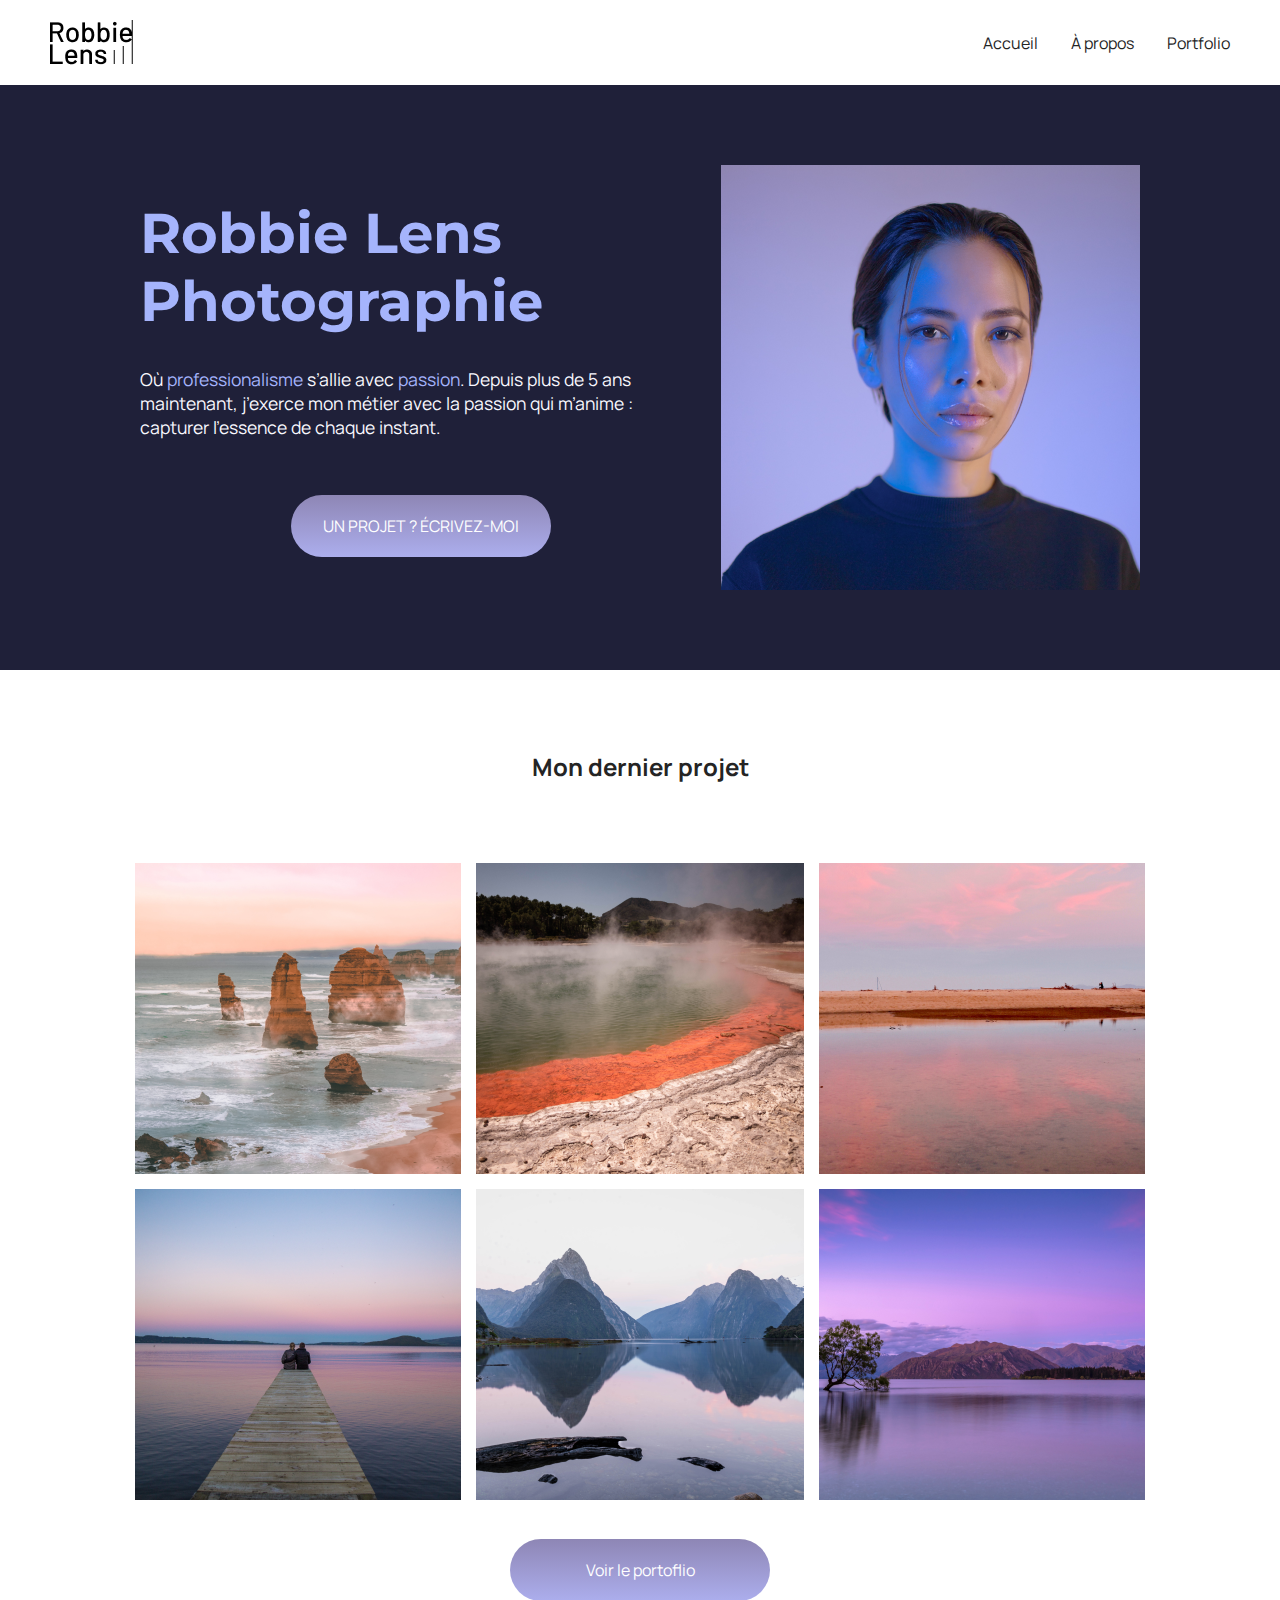
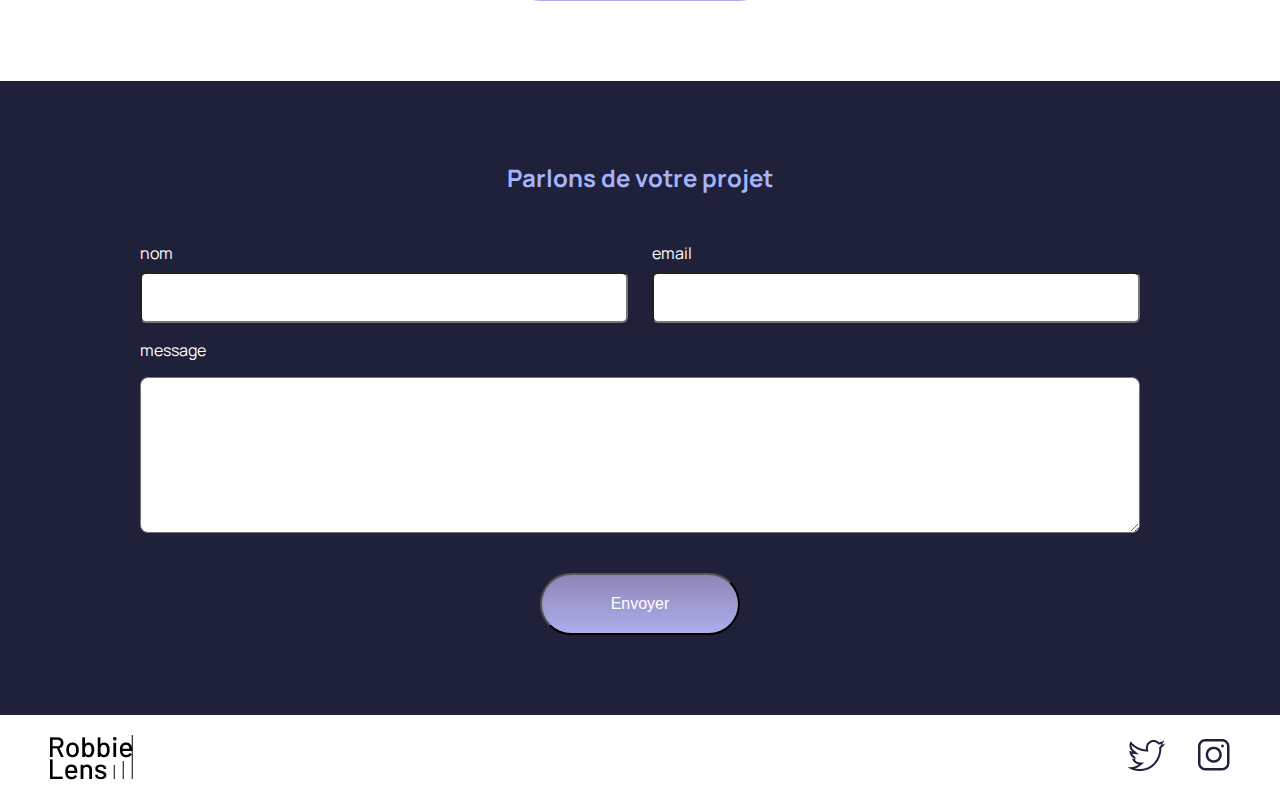
<file: index.html>
<!DOCTYPE html>
<html lang="fr">

<head>
    <meta charset="utf-8" >
    <title>Accueil - Robbie Lens Photographie</title>
    <link href="style.css" rel="stylesheet" >
    <link rel="preconnect" href="https://fonts.googleapis.com">
    <link rel="preconnect" href="https://fonts.gstatic.com" crossorigin>
    <link href="https://fonts.googleapis.com/css2?family=Manrope&family=Montserrat&display=swap" rel="stylesheet">
</head>

<body>
    <header>
        <nav>
            <img src="images robbie/logo.png" alt="Logo Robbie Lens" >
            <div>
                <a href="index.html">Accueil</a>
                <a href="a-propos.html">À propos</a>
                <a href="portoflio.html">Portfolio</a>
            </div>
        </nav>
    </header>
    <main>
        <section class="accueil-introduction">
            <div class="begin">
                <h1>Robbie Lens Photographie</h1>
                <p>
                    Où <em>professionalisme</em> s’allie avec <em>passion</em>. Depuis
                    plus de 5 ans maintenant, j’exerce mon métier avec la passion
                    qui m’anime : capturer l’essence de chaque instant.
                </p>
                <a href="portoflio.html" class="cta">UN PROJET ? ÉCRIVEZ-MOI</a>
            </div>
            <img src="images robbie/robbie-lens.png" alt="Portrait avec effet de la photographe Robbie Lens" >
        </section>
        <section class="accueil-photos">
            <h2>Mon dernier projet</h2>
            <div>
                <img src="images robbie/acceuil/element-1.png" alt="Twelve apostles - Australie" class="image" >
                <img src="images robbie/acceuil/element-2.png" alt="Wai-O-Tapu - Nouvelle-Zélande" class="image">
                <img src="images robbie/acceuil/element-3.png" alt="Parc National d’Abel Tasman - Nouvelle-Zélande"class="image" >
            </div>
            <div>
                <img src="images robbie/acceuil/element-4.png" alt="Lac Rotorua - Nouvelle-Zélande" class="image">
                <img src="images robbie/acceuil/element-5.png" alt="Milford Sound - Nouvelle-Zélande"class="image" >
                <img src="images robbie/acceuil/element-6.png" alt="Lac Wanaka - Nouvelle-Zélande"class="image" >
            </div>
            <a href="portoflio.html" class="cta">Voir le portoflio</a>
        </section>
        <section class="up-footer">
            <h2>Parlons de votre projet</h2>
          <form method="get" action="">
            <div class="nom-email">
                <div class="form1" >
                    <label for="nom">nom </label>
                    <input type="text" name="nom" id="nom">
                </div>
                <div class="form2">
                     <label for="email">email</label>
                      <input type="email" name="email" id="email">
                </div>
            </div>
             <label for="email">message</label>
             <textarea name="Message" id="Message" rows="10" cols="50"></textarea>
             <input type="submit" class="cta" value="Envoyer">
          </form>
          
        </section>
    </main>
    <footer>
        <img src="images robbie/logo.png" alt="Logo Robbie Lens" >
        <div>
            <a target="_blank" href="https://twitter.com/" class="lien-icone">
                <img src="images robbie/twitter.png" alt="Logo Twitter" >
            </a>
            <a target="_blank" href="https://www.instagram.com/" class="lien-icone">
                <img src="images robbie/instagram.png" alt="Logo Instagram" >
            </a>
        </div>
    </footer>
</body>

</html>
</file>
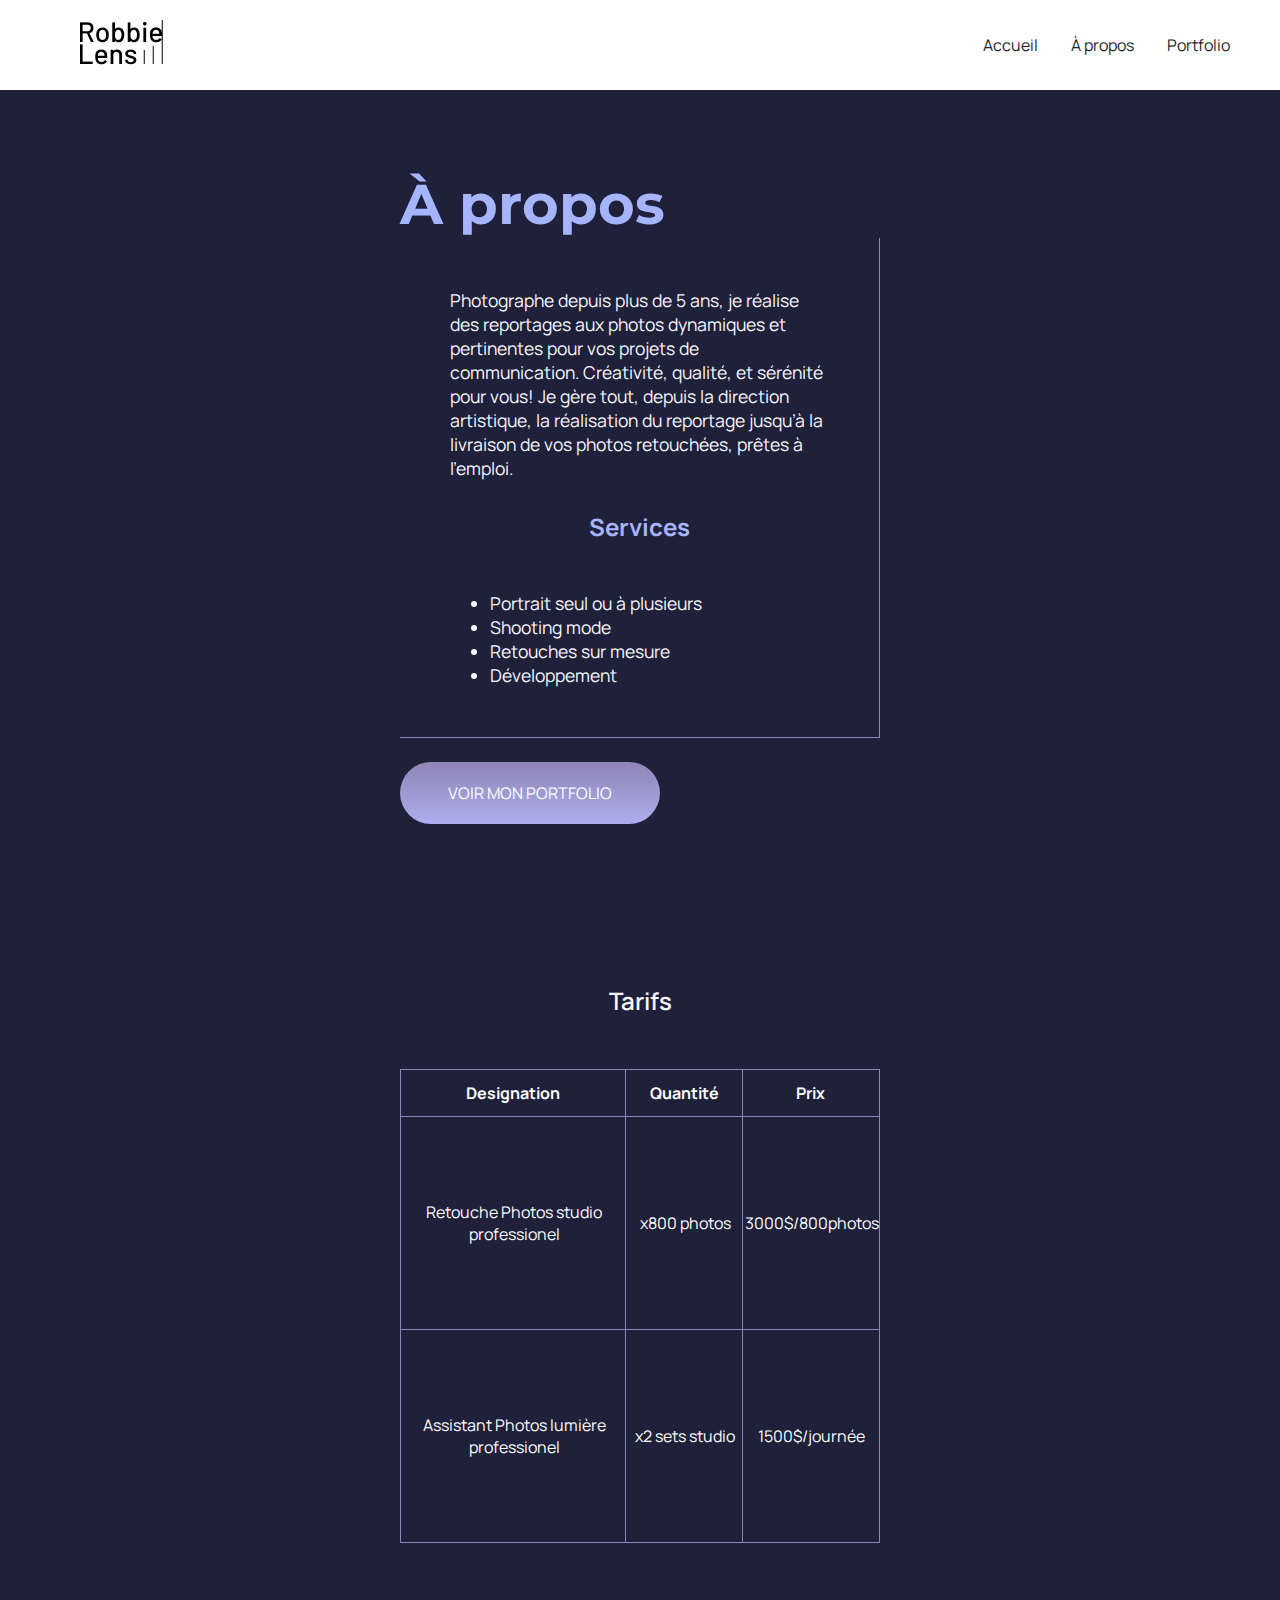
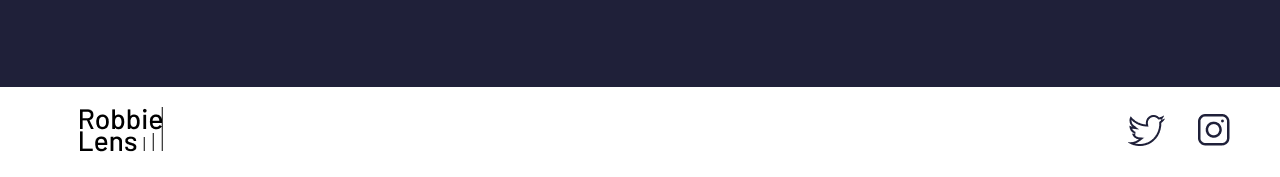
<file: a-propos.html>
<!DOCTYPE html>
<html lang="fr">

<head>
    <meta charset="utf-8" >
    <title>À propos - Robbie Lens Photographie</title>
    <link href="style.css" rel="stylesheet" >
    <link rel="preconnect" href="https://fonts.googleapis.com">
    <link rel="preconnect" href="https://fonts.gstatic.com" crossorigin>
    <link href="https://fonts.googleapis.com/css2?family=Manrope&family=Montserrat&display=swap" rel="stylesheet">
</head>

<body>
    <header>
        <nav>
            <a href="index.html" class="lien-icone">
                <img src="images robbie/logo.png" alt="Logo Robbie Lens" >
            </a>
            <div>
                <a href="index.html">Accueil</a>
                <a href="a-propos.html">À propos</a>
                <a href="portfolio.html">Portfolio</a>
            </div>
        </nav>
    </header>
    <main class="a-propos-main">
        <section class="a-propos">
            <h1>À propos</h1>
            <div class="carre-contenu">
                <p>
                    Photographe depuis plus de 5 ans, je réalise des reportages aux photos dynamiques et pertinentes
                    pour
                    vos
                    projets de communication. Créativité, qualité, et sérénité pour vous! Je gère tout, depuis la
                    direction
                    artistique, la réalisation du reportage jusqu’à la livraison de vos photos retouchées, prêtes à
                    l’emploi.
                </p>
                <h2>Services</h2>
                <ul>
                    <li>Portrait seul ou à plusieurs</li>
                    <li>Shooting mode</li>
                    <li>Retouches sur mesure</li>
                    <li>Développement</li>
                </ul>
            </div>
           
            <a href="portoflio.html" class="cta">VOIR MON PORTFOLIO</a>

        </section>
        <section class="Tarifss">
              <p class="table-title"> Tarifs</p>
           <table>
             <tr>
             <th>Designation</th>
             <th>Quantité</th>
             <th>Prix</th>
            </tr>
            <tr>
             <td>Retouche Photos studio professionel</td>
             <td>x800 photos</td>
             <td>3000$/800photos</td>
            </tr>
             <tr>
             <td>Assistant Photos lumière professionel</td>
             <td>x2 sets studio</td>
             <td>1500$/journée</td>
            </tr>
         </table>
        </section>
    </main>
    <footer>
        <a href="index.html" class="lien-icone">
            <img src="images robbie/logo.png" alt="Logo Robbie Lens" >
        </a>
        <div>
            <a target="_blank" href="https://twitter.com/" class="lien-icone">
                <img src="images robbie/twitter.png" alt="Logo Twitter" >
            </a>
            <a target="_blank" href="https://www.instagram.com/" class="lien-icone">
                <img src="images robbie/instagram.png" alt="Logo Instagram" >
            </a>
        </div>
    </footer>
</body>

</html>
</file>
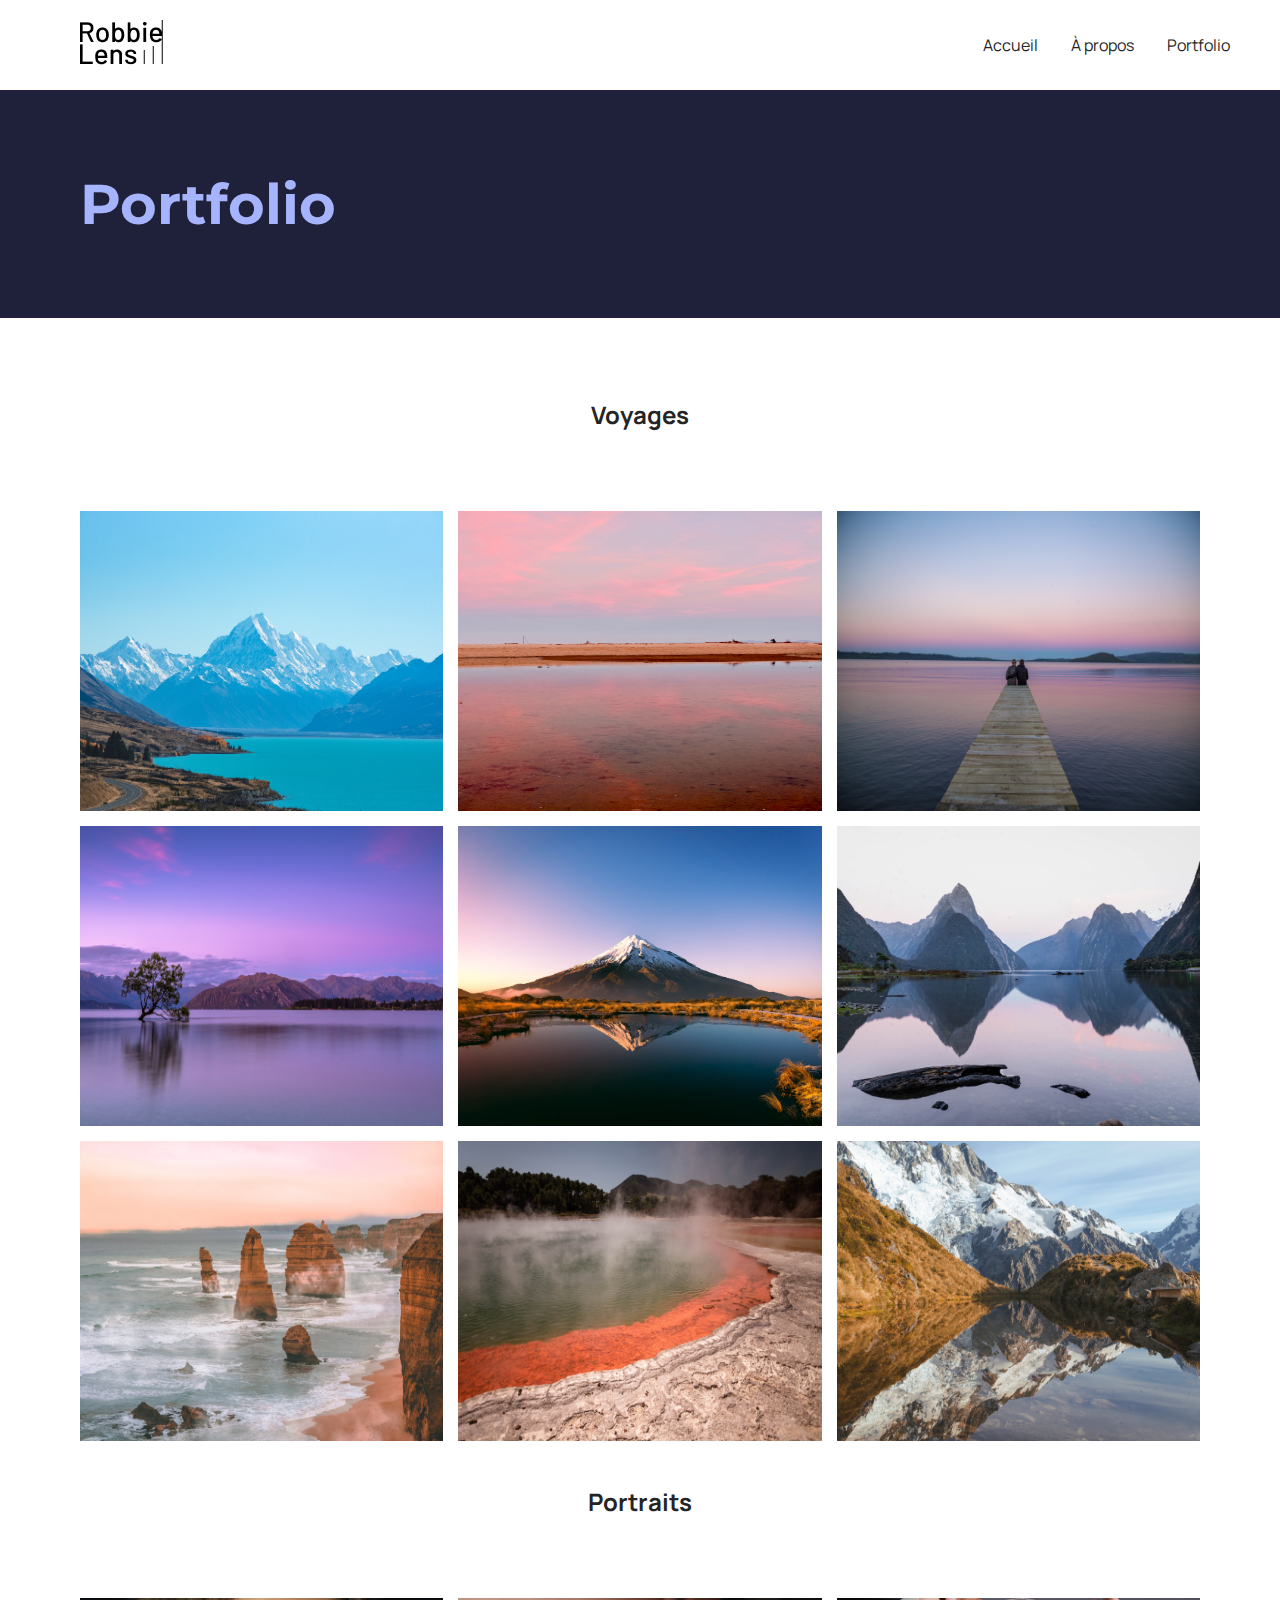
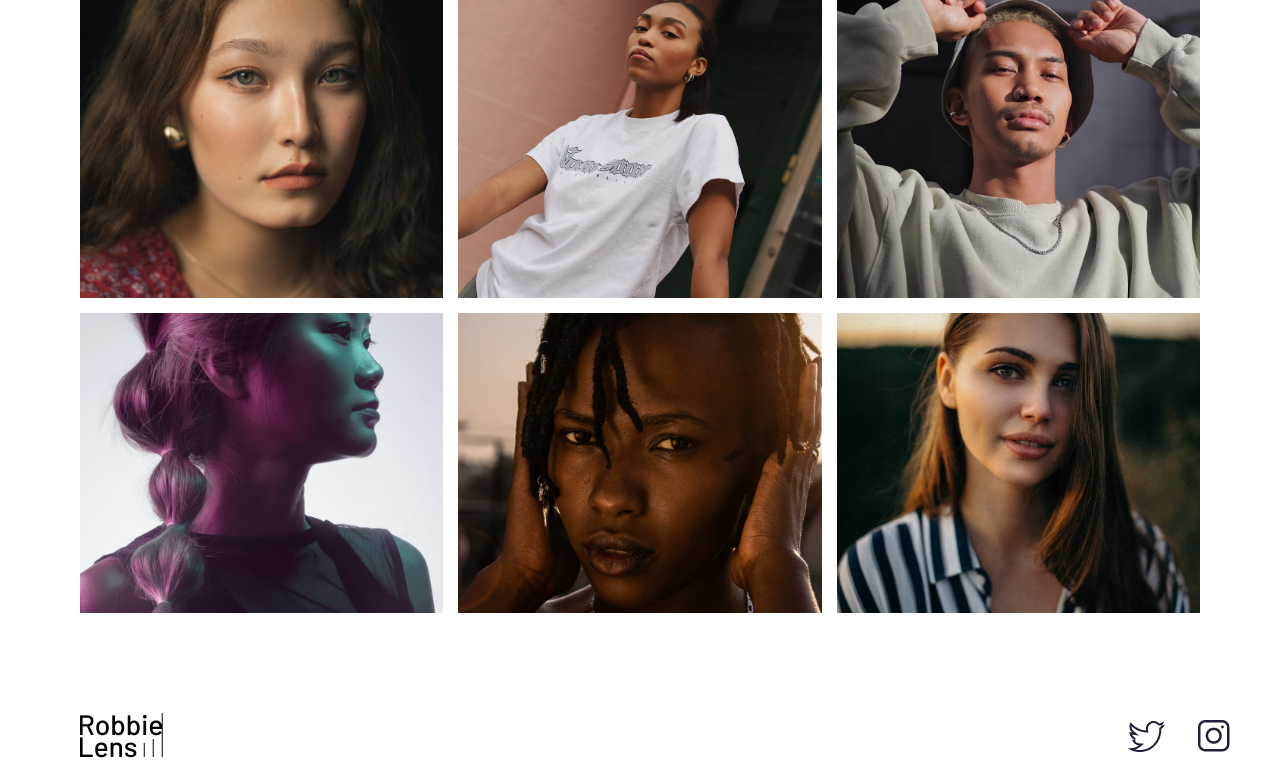
<file: portoflio.html>
<!DOCTYPE html>
<html lang="fr">
  <head>
    <meta charset="utf-8" />
    <title>Portfolio - Robbie Lens Photographie</title>
    <link href="style.css" rel="stylesheet" />
    <link rel="preconnect" href="https://fonts.googleapis.com" />
    <link rel="preconnect" href="https://fonts.gstatic.com" crossorigin />
    <link
      href="https://fonts.googleapis.com/css2?family=Manrope&family=Montserrat&display=swap"
      rel="stylesheet"
    />
  </head>

  <body>
    <header>
      <nav>
        <a href="index.html" class="lien-icone">
          <img src="images robbie/logo.png" alt="Logo Robbie Lens" />
        </a>
        <div>
          <a href="index.html">Accueil</a>
          <a href="a-propos.html">À propos</a>
          <a href="portoflio.html">Portfolio</a>
        </div>
      </nav>
    </header>
    <main>
      <section>
        <h1>Portfolio</h1>
      </section>
      <section class="portfolio-section-photos">
        <h2>Voyages</h2>
        <div class="paysage">
          <div class="image-container">
            <img src="images robbie/portoflio/paysage1.jpg" class="image-paysage"/>
            <div class="overlay">voir plus</div>
          </div>
          <div class="image-container">
            <img
              src="images robbie/portoflio/paysage2.jpg"
              class="image-paysage"
            />
            <div class="overlay">voir plus</div>
          </div>
          <div class="image-container">
            <img
              src="images robbie/portoflio/paysage3.jpg"
              class="image-paysage"
            />
            <div class="overlay">voir plus</div>
          </div>
          <div class="image-container">
            <img
              src="images robbie/portoflio/paysage4.jpg"
              class="image-paysage"
            />
            <div class="overlay">voir plus</div>
          </div>
          <div class="image-container">
            <img
              src="images robbie/portoflio/paysage5.jpg"
              class="image-paysage"
            />
            <div class="overlay">voir plus</div>
          </div>
          <div class="image-container">
            <img
              src="images robbie/portoflio/paysage6.jpg"
              class="image-paysage"
            />
            <div class="overlay">voir plus</div>
          </div>
          <div class="image-container">
            <img
              src="images robbie/portoflio/paysage7.jpg"
              class="image-paysage"
            />
            <div class="overlay">voir plus</div>
          </div>
          <div class="image-container">
            <img
              src="images robbie/portoflio/paysage8.jpg"
              class="image-paysage"
            />
            <div class="overlay">voir plus</div>
          </div>
          <div class="image-container">
            <img
              src="images robbie/portoflio/paysage9.jpg"
              class="image-paysage"
            />
            <div class="overlay">voir plus</div>
          </div>
          

          
        </div>

        <h2>Portraits</h2>
        <div class="portrait">
            <div class="image-container">
            <img src="images robbie/portoflio/portrait1.jpg" class="image-portrait"/>
           <div class="overlay">voir plus</div>
            </div>
          <div class="image-container">
               <img src="images robbie/portoflio/portrait2.jpg" class="image-portrait">
               <div class="overlay">voir plus</div>
          </div>
           <div class="image-container">
               <img src="images robbie/portoflio/portrait3.jpg" class="image-portrait"/>
                <div class="overlay">voir plus</div>
           </div>
          <div class="image-container">
              <img src="images robbie/portoflio/portrait4.jpg" class="image-portrait"/>
              <div class="overlay">voir plus</div>
          </div>
          <div class="image-container">
               <img src="images robbie/portoflio/portrait5.jpg" class="image-portrait"/>
               <div class="overlay">voir plus</div>
          </div>
           <div class="image-container">
               <img src="images robbie/portoflio/portrait6.jpg" class="image-portrait"/>
               <div class="overlay">voir plus</div>
           </div>
        </div>
      </section>
    </main>
    <footer>
      <a href="index.html" class="lien-icone">
        <img src="images robbie/logo.png" alt="Logo Robbie Lens" />
      </a>
      <div>
        <a target="_blank" href="https://twitter.com/" class="lien-icone">
          <img src="images robbie/twitter.png" alt="Logo Twitter" />
        </a>
        <a target="_blank" href="https://www.instagram.com/" class="lien-icone">
          <img src="images robbie/instagram.png" alt="Logo Instagram" />
        </a>
      </div>
    </footer>
  </body>
</html>
</file>
<file: style.css>
* {
    margin: 0;
  }
  
  body {
    font-family: 'Manrope', sans-serif;
    font-size: 1em;
    background-color: #1f2039;
  }
  
  a {
    color: #242424;
    text-decoration: none;
  }
  
  em {
    color: #a5b4fc;
    font-style: normal;
  }
  
  h1 {
    font-size: 3.5em;
    color: #a5b4fc;
    font-family: 'Montserrat', sans-serif;
  }
  
  h2 {
    color: #f9f8ff;
  }
  
  p,
  li {
    font-size: 1.1em;
    color: #f9f8ff;
  }
  
  header,
  footer {
    background-color: white;
    padding: 20px 50px;
  }
  
  .cta {
    background: linear-gradient(#8e86b5, #acaeed);
    color: white;
    border-radius: 50px;
    padding: 20px 30px;
    width: 200px;
    display: inline-block;
    margin-top: 24px;
    text-align: center;
    align-self: center;
    font-size: 16px;
  }
  
  
  a:hover {
    text-decoration: underline;
  }
  
  .cta:hover {
    background: linear-gradient(#696484, #8788ba);
    text-decoration:none;
  }
  
  .lien-icone {
    margin-left: 30px;
  }
  
  .lien-icone:hover {
    opacity: 0.5;
  }
  
  .carre-contenu {
    border-right: 1px solid #8e86b5;
    border-bottom: 1px solid #8e86b5;
    padding: 50px;
  }
  
  .carre-contenu h2 {
    margin-top: 30px;
  }
  
  .carre-contenu ul {
    margin-top: 30px;
  }
  
  section {
    padding: 80px;
  }
  
  .a-propos-main {
    width: 50%;
    margin: auto;
  }
  
  footer,
  nav {
    display: flex;
    flex-direction: row;
    align-items: center;
    justify-content: space-between;
  }
  
  nav a {
    margin-left: 30px;
  }
  
  .accueil-photos {
    background-color: white;
    padding: 80px;
    display: flex;
    align-items: center;
    flex-direction: column;
    margin: auto;
  }
  .accueil-introduction{
         max-width: 1000px;
         display: flex;
         gap: 20px;
  }
     .accueil-photos h2 {
    color: #242424;
    text-align: center;
    margin-bottom: 80px;
  }
  
  .accueil-photos div {
    display: flex;
   flex-wrap: wrap;
    gap: 15px;
    justify-content: center;
    margin-bottom: 15px;
  }
  
  .accueil-introduction {
    display: flex;
    flex-direction: row;
    align-items: center;
    margin: auto;
  }

  .begin{
    gap: 2em;
    flex-direction: column;
   display: flex;
  }
  
  .portfolio-section-photos {
    background-color: white;
    position: relative;
  }
  
  .portfolio-section-photos h2 {
    color: #242424;
    margin-bottom: 80px;
  }
  
  .grid-paysages img{
     width: 100%;
    height: 100%;
    object-fit: cover;
  }
  .grid-paysages:hover{
    background-color: rgba(36, 36, 36, 0.1);
  }
  .grid-portraits img {
    width: 100%;
    height: 100%;
    object-fit: cover;
  }
  
  .paysage{
    display: grid;
    grid-template-columns: 1fr 1fr 1fr;
    grid-template-rows: 300px 300px 300px;
    gap: 15px;
    margin-bottom: 44px;
  }
  .image:hover {
    background: linear-gradient(#696484, #8788ba);
    text-decoration: none;
  }
  .paysage img {
    width: 100%;
    height: 100%;
  }
  .overlay {
    opacity: 0;
    position: absolute;
    transition: opacity 0.5 ease-in-out;
    width: 100%;
    height: 100%;
    top: 0;
    left: 0;
    background-color: rgba(0, 0, 0,0.7);
    display: flex;
    justify-content: center; 
    align-items: center;
    color: white;

    }
    .image-container:hover .overlay{
             opacity: 1;
    }
  .image-container{
  position: relative;
  display: inline-block;
  }
  .image-paysage{
    width: 100%;
    display: block;
  }
  .portrait{
    display: grid;
    grid-template-columns: 1fr 1fr 1fr;
    grid-template-rows: 300px 300px;
    gap: 15px;
  }
  .portrait img{
    width: 100%;
    height: 100%;
  }
  .image-portrait{
    object-fit: cover;
  }
  
 .a-propos .a .cta{
    margin-top: 50px;
  }
  .table-title{
    font-size: 24px;
    font-weight: 600;
    text-align: center;
    margin-bottom: 52px;
  }
  table {
    color: #ffffff;
    border-collapse: collapse;
    margin: auto;
    width: 100%;
    margin-bottom: 4rem;
  }
  th:nth-child(1){
    width: 50%;
  }
  th:nth-child(2){
    width: 25%;
  }
   th:nth-child(3){
    width: 25%;
  }
  td ,th{
     border: solid 1px #8e86b5;
     padding: 12px;
  }
  td {
       padding:84px 0px 84px 2px;
       margin: auto;
       text-align: center;
      
  }
  form{
    color: white;
    display: flex;
    flex-direction: column;
    margin: auto;
    max-width: 1000px;
    gap: 1rem;
  }
  .nom-email{
    display: flex;
    gap: 24px;
  }
  .form1{
    display: flex;
    flex-direction: column;
    width: 50%;
    gap: 8px;
  }
  .form2{
    display: flex;
    flex-direction: column;
    width: 50%;
    gap: 8px;
  }
  textarea {
    border-radius: 8px;
  }
  .form1 input{
    padding: 16px;
    border-radius: 6px;
  }
  .form2 input{
    padding: 16px;
    border-radius: 6px;
  }
  h2{
    color: #a5b4fc;
    text-align: center;
    margin-bottom: 3rem;
  }

@media (max-width:1024) {
    .accueil-photos div {
        display: flex;
        flex-direction: column;
        ;
        gap: 15px;
        justify-content: center;
        margin-bottom: 15px;
      }
}
@media screen and (max-width: 996px) {
  header nav {
    flex-direction: column;
    align-items: center;
    justify-content: center;
  }

  header nav img {
    margin-bottom: 20px;
  }

  header,
  footer {
    padding: 20px 20px;
  }

  h1 {
    font-size: 2em;
  }

  section {
    padding: 50px 20px 50px 20px;
  }

  nav a {
    margin-left: 10px;
    margin-right: 10px;
  }
  .Tarifss{
    display: none;
  }
  .paysage{
    display: grid;
    grid-template-columns: 1fr ;
    }
  .portrait{
    display: grid;
    grid-template-columns: 1fr ;
    }
}
</file>
